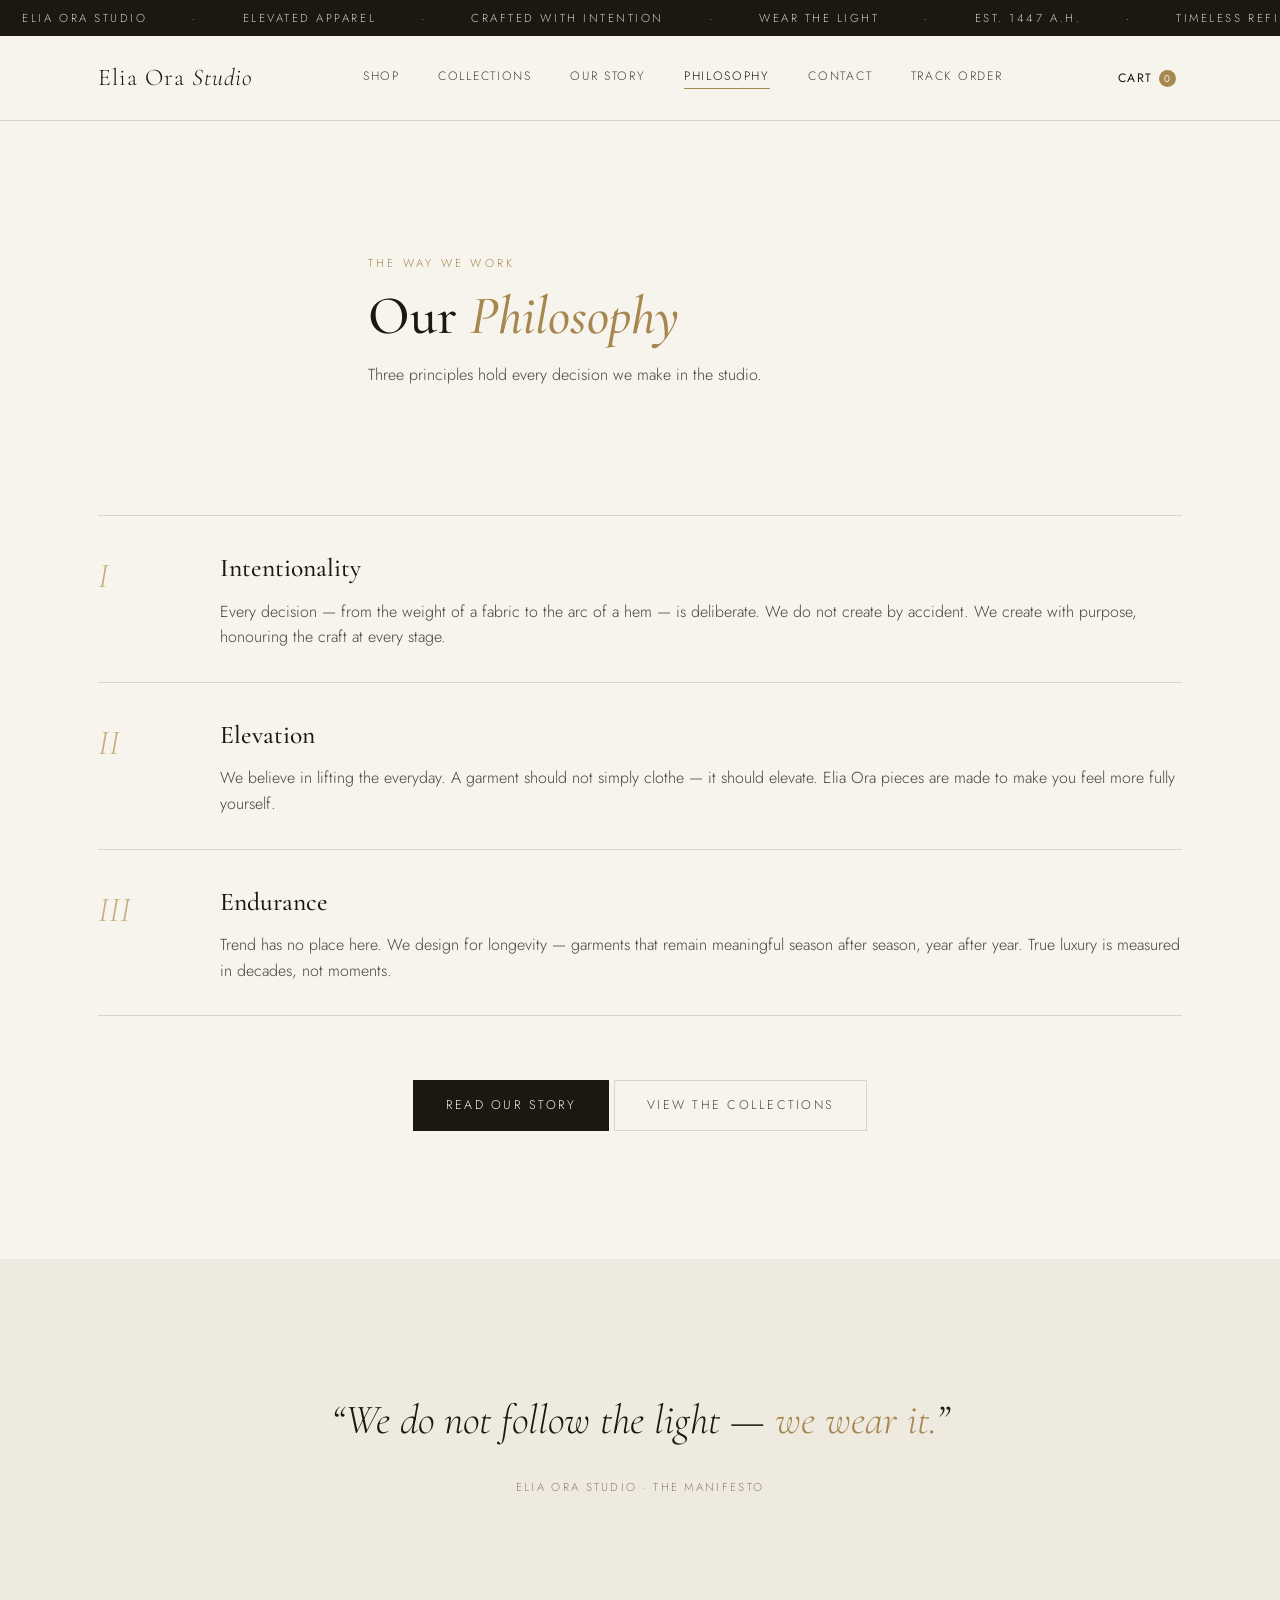
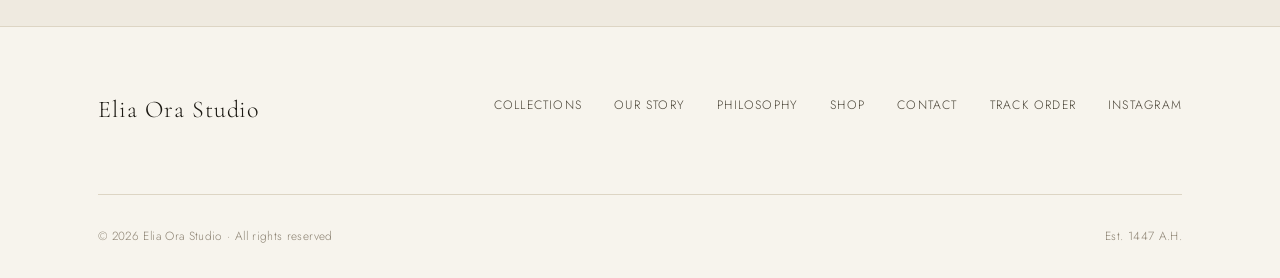
<file: philosophy.html>
<!DOCTYPE html>
<html lang="en">
<head>
<meta charset="UTF-8">
<meta name="viewport" content="width=device-width, initial-scale=1.0">
<title>Our Philosophy — Elia Ora Studio</title>
<meta name="description" content="The way we work at Elia Ora Studio — intentionality, elevation and endurance in every garment we make.">
<link rel="preconnect" href="https://fonts.googleapis.com">
<link rel="preconnect" href="https://fonts.gstatic.com" crossorigin>
<link href="https://fonts.googleapis.com/css2?family=Cormorant+Garamond:ital,wght@0,400;0,500;0,600;1,400;1,500&family=Jost:wght@300;400;500&display=swap" rel="stylesheet">
<link rel="stylesheet" href="styles.css">
</head>
<body>

<div class="marquee" aria-hidden="true">
  <div class="marquee__track">
    <span>ELIA ORA STUDIO</span><span>·</span><span>ELEVATED APPAREL</span><span>·</span><span>CRAFTED WITH INTENTION</span><span>·</span><span>WEAR THE LIGHT</span><span>·</span><span>EST. 1447 A.H.</span><span>·</span><span>TIMELESS REFINEMENT</span><span>·</span>
    <span>ELIA ORA STUDIO</span><span>·</span><span>ELEVATED APPAREL</span><span>·</span><span>CRAFTED WITH INTENTION</span><span>·</span><span>WEAR THE LIGHT</span><span>·</span><span>EST. 1447 A.H.</span><span>·</span><span>TIMELESS REFINEMENT</span><span>·</span>
  </div>
</div>

<header class="site-header">
  <div class="container">
    <a href="index.html#hero" class="logo">Elia Ora <em>Studio</em></a>
    <nav class="nav" id="site-nav">
      <a href="shop.html">Shop</a>
      <a href="index.html#collection">Collections</a>
      <a href="story.html">Our Story</a>
      <a href="philosophy.html" aria-current="page">Philosophy</a>
      <a href="index.html#contact">Contact</a>
      <a href="track.html">Track Order</a>
    </nav>
    <div class="header-actions">
      <button class="icon-btn" type="button" data-cart-open aria-haspopup="dialog">
        Cart <span class="cart-count">0</span>
      </button>
      <button class="nav-toggle" type="button" aria-expanded="false" aria-controls="site-nav" aria-label="Toggle menu">
        <span></span><span></span><span></span>
      </button>
    </div>
  </div>
</header>

<main>
  <section class="section page-head">
    <div class="container section-head reveal">
      <span class="eyebrow">The Way We Work</span>
      <h1 style="font-size:clamp(2.2rem,5vw,3.4rem);">Our <em>Philosophy</em></h1>
      <p style="margin-top:1rem; max-width:560px;">Three principles hold every decision we make in the studio.</p>
    </div>
  </section>

  <section class="section" style="padding-top:0;">
    <div class="container">
      <div class="philosophy-list">
        <div class="philosophy-item reveal">
          <span class="philosophy-num">I</span>
          <div>
            <h3>Intentionality</h3>
            <p>Every decision — from the weight of a fabric to the arc of a hem — is deliberate. We do not create by accident. We create with purpose, honouring the craft at every stage.</p>
          </div>
        </div>
        <div class="philosophy-item reveal">
          <span class="philosophy-num">II</span>
          <div>
            <h3>Elevation</h3>
            <p>We believe in lifting the everyday. A garment should not simply clothe — it should elevate. Elia Ora pieces are made to make you feel more fully yourself.</p>
          </div>
        </div>
        <div class="philosophy-item reveal">
          <span class="philosophy-num">III</span>
          <div>
            <h3>Endurance</h3>
            <p>Trend has no place here. We design for longevity — garments that remain meaningful season after season, year after year. True luxury is measured in decades, not moments.</p>
          </div>
        </div>
      </div>
      <div style="text-align:center; margin-top:var(--gap-lg);">
        <a class="btn btn-solid" href="story.html">Read Our Story</a>
        <a class="btn btn-ghost" href="index.html#collection">View the Collections</a>
      </div>
    </div>
  </section>

  <section class="manifesto section-alt">
    <div class="container">
      <blockquote class="reveal">&ldquo;We do not follow the light — <em>we wear it.</em>&rdquo;</blockquote>
      <cite>Elia Ora Studio · The Manifesto</cite>
    </div>
  </section>
</main>

<footer class="site-footer">
  <div class="container">
    <div class="footer-top">
      <a href="index.html#hero" class="logo">Elia Ora Studio</a>
      <ul class="footer-links">
        <li><a href="index.html#collection">Collections</a></li>
        <li><a href="story.html">Our Story</a></li>
        <li><a href="philosophy.html">Philosophy</a></li>
        <li><a href="shop.html">Shop</a></li>
        <li><a href="index.html#contact">Contact</a></li>
        <li><a href="track.html">Track Order</a></li>
        <li><a href="https://instagram.com/the_e.o.s" target="_blank" rel="noopener">Instagram</a></li>
      </ul>
    </div>
    <div class="footer-bottom">
      <span>&copy; 2026 Elia Ora Studio · All rights reserved</span>
      <span>Est. 1447 A.H.</span>
    </div>
  </div>
</footer>

<div class="cart-overlay" data-cart-close></div>
<aside class="cart-drawer" role="dialog" aria-label="Shopping cart">
  <div class="cart-drawer-head">
    <h3>Your Cart</h3>
    <button class="cart-close" type="button" data-cart-close aria-label="Close cart">&times;</button>
  </div>
  <div class="cart-items"></div>
  <div class="cart-drawer-foot">
    <div class="cart-subtotal"><span>Subtotal</span><span class="cart-subtotal-amount">PKR 0</span></div>
    <a class="btn btn-solid" href="shop.html" style="width:100%; justify-content:center;">Continue to Shop</a>
  </div>
</aside>

<script src="script.js"></script>
</body>
</html>
</file>
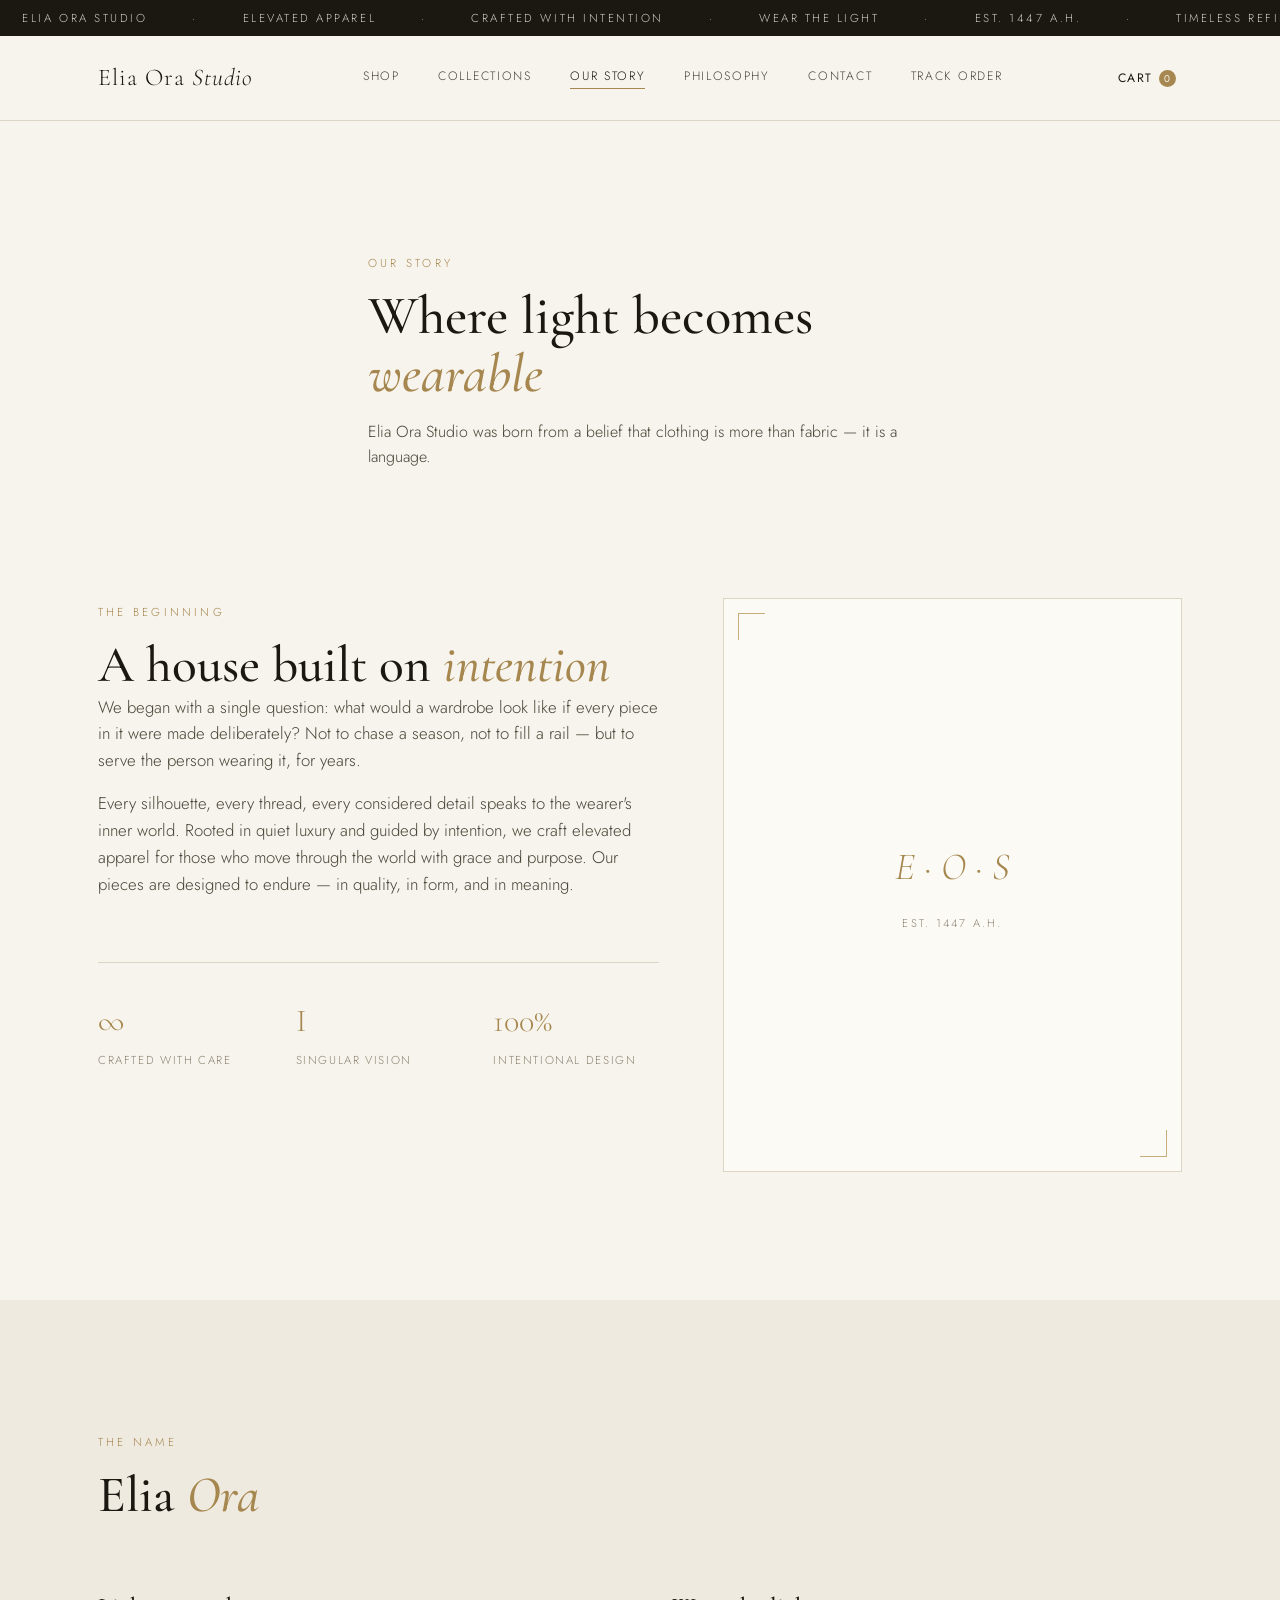
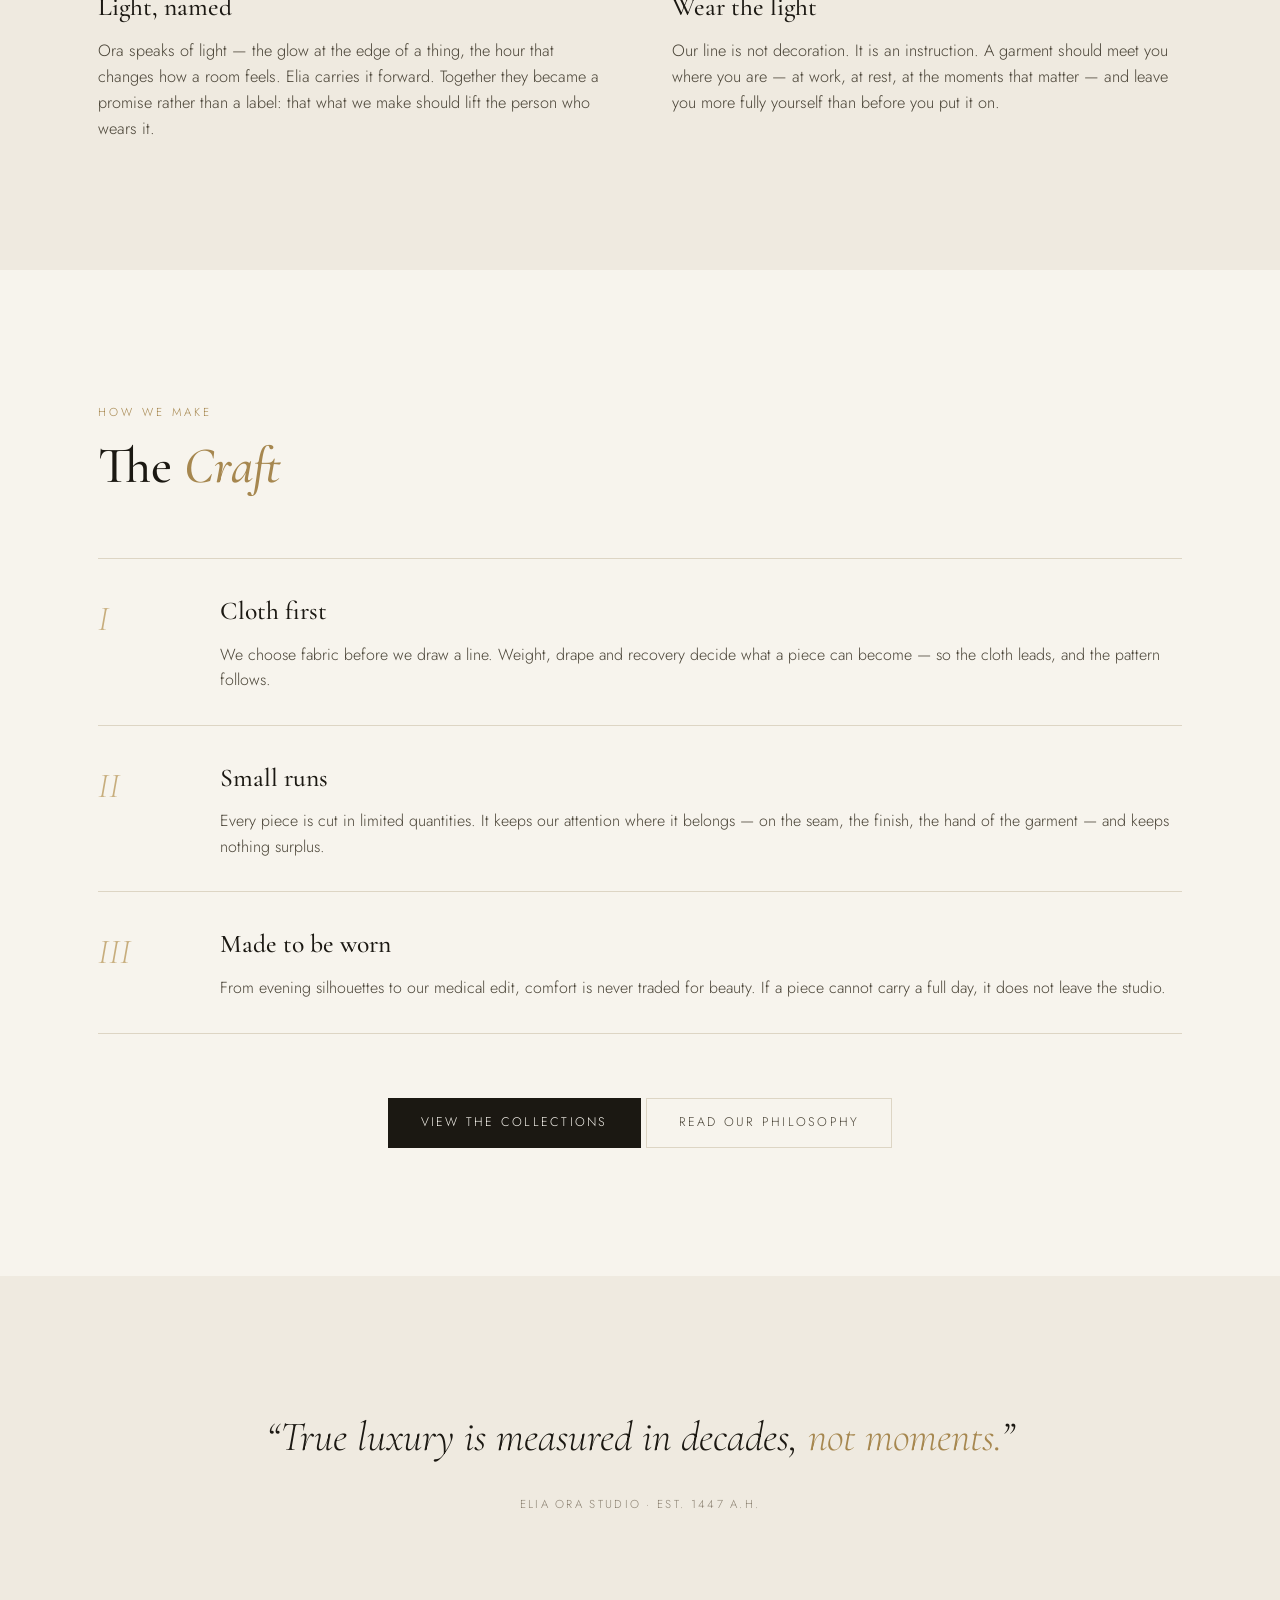
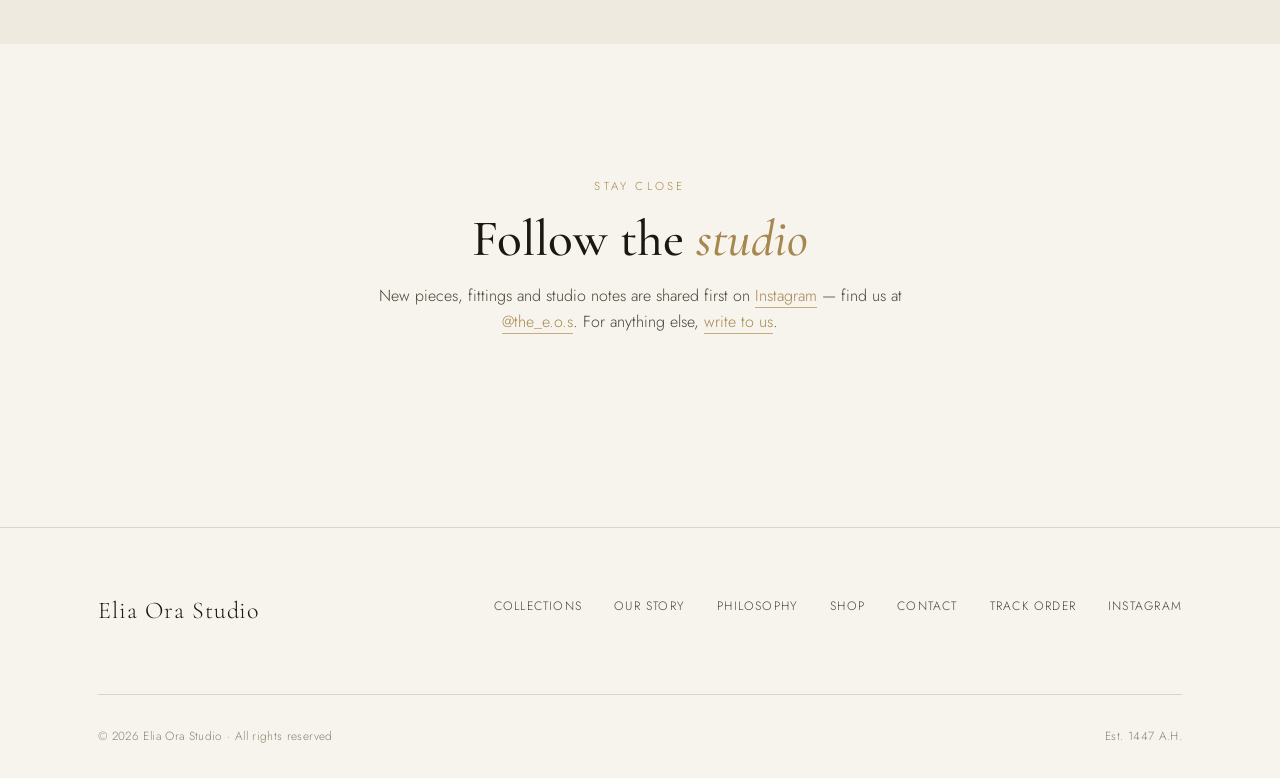
<file: story.html>
<!DOCTYPE html>
<html lang="en">
<head>
<meta charset="UTF-8">
<meta name="viewport" content="width=device-width, initial-scale=1.0">
<title>Our Story — Elia Ora Studio</title>
<meta name="description" content="The story of Elia Ora Studio — how a belief that clothing is a language became a house of elevated, enduring apparel. Est. 1447 A.H.">
<link rel="preconnect" href="https://fonts.googleapis.com">
<link rel="preconnect" href="https://fonts.gstatic.com" crossorigin>
<link href="https://fonts.googleapis.com/css2?family=Cormorant+Garamond:ital,wght@0,400;0,500;0,600;1,400;1,500&family=Jost:wght@300;400;500&display=swap" rel="stylesheet">
<link rel="stylesheet" href="styles.css">
</head>
<body>

<div class="marquee" aria-hidden="true">
  <div class="marquee__track">
    <span>ELIA ORA STUDIO</span><span>·</span><span>ELEVATED APPAREL</span><span>·</span><span>CRAFTED WITH INTENTION</span><span>·</span><span>WEAR THE LIGHT</span><span>·</span><span>EST. 1447 A.H.</span><span>·</span><span>TIMELESS REFINEMENT</span><span>·</span>
    <span>ELIA ORA STUDIO</span><span>·</span><span>ELEVATED APPAREL</span><span>·</span><span>CRAFTED WITH INTENTION</span><span>·</span><span>WEAR THE LIGHT</span><span>·</span><span>EST. 1447 A.H.</span><span>·</span><span>TIMELESS REFINEMENT</span><span>·</span>
  </div>
</div>

<header class="site-header">
  <div class="container">
    <a href="index.html#hero" class="logo">Elia Ora <em>Studio</em></a>
    <nav class="nav" id="site-nav">
      <a href="shop.html">Shop</a>
      <a href="index.html#collection">Collections</a>
      <a href="story.html" aria-current="page">Our Story</a>
      <a href="philosophy.html">Philosophy</a>
      <a href="index.html#contact">Contact</a>
      <a href="track.html">Track Order</a>
    </nav>
    <div class="header-actions">
      <button class="icon-btn" type="button" data-cart-open aria-haspopup="dialog">
        Cart <span class="cart-count">0</span>
      </button>
      <button class="nav-toggle" type="button" aria-expanded="false" aria-controls="site-nav" aria-label="Toggle menu">
        <span></span><span></span><span></span>
      </button>
    </div>
  </div>
</header>

<main>
  <section class="section page-head">
    <div class="container section-head reveal">
      <span class="eyebrow">Our Story</span>
      <h1 style="font-size:clamp(2.2rem,5vw,3.4rem);">Where light becomes <em>wearable</em></h1>
      <p style="margin-top:1rem; max-width:560px;">Elia Ora Studio was born from a belief that clothing is more than fabric — it is a language.</p>
    </div>
  </section>

  <section class="section" style="padding-top:0;">
    <div class="container story-grid">
      <div class="story-copy reveal">
        <span class="eyebrow">The Beginning</span>
        <h2>A house built on <em>intention</em></h2>
        <p>We began with a single question: what would a wardrobe look like if every piece in it were made deliberately? Not to chase a season, not to fill a rail — but to serve the person wearing it, for years.</p>
        <p>Every silhouette, every thread, every considered detail speaks to the wearer's inner world. Rooted in quiet luxury and guided by intention, we craft elevated apparel for those who move through the world with grace and purpose. Our pieces are designed to endure — in quality, in form, and in meaning.</p>
        <div class="stat-row">
          <div class="stat"><span class="stat-figure">&infin;</span><span class="stat-label">Crafted with Care</span></div>
          <div class="stat"><span class="stat-figure">I</span><span class="stat-label">Singular Vision</span></div>
          <div class="stat"><span class="stat-figure">100%</span><span class="stat-label">Intentional Design</span></div>
        </div>
      </div>
      <div class="emblem-panel reveal">
        <span class="emblem">E · O · S</span>
        <span class="emblem-sub">Est. 1447 A.H.</span>
      </div>
    </div>
  </section>

  <section class="section section-alt">
    <div class="container">
      <div class="section-head reveal">
        <span class="eyebrow">The Name</span>
        <h2>Elia <em>Ora</em></h2>
      </div>
      <div class="story-columns">
        <div class="reveal">
          <h3>Light, named</h3>
          <p>Ora speaks of light — the glow at the edge of a thing, the hour that changes how a room feels. Elia carries it forward. Together they became a promise rather than a label: that what we make should lift the person who wears it.</p>
        </div>
        <div class="reveal">
          <h3>Wear the light</h3>
          <p>Our line is not decoration. It is an instruction. A garment should meet you where you are — at work, at rest, at the moments that matter — and leave you more fully yourself than before you put it on.</p>
        </div>
      </div>
    </div>
  </section>

  <section class="section">
    <div class="container">
      <div class="section-head reveal">
        <span class="eyebrow">How We Make</span>
        <h2>The <em>Craft</em></h2>
      </div>
      <div class="philosophy-list">
        <div class="philosophy-item reveal">
          <span class="philosophy-num">I</span>
          <div>
            <h3>Cloth first</h3>
            <p>We choose fabric before we draw a line. Weight, drape and recovery decide what a piece can become — so the cloth leads, and the pattern follows.</p>
          </div>
        </div>
        <div class="philosophy-item reveal">
          <span class="philosophy-num">II</span>
          <div>
            <h3>Small runs</h3>
            <p>Every piece is cut in limited quantities. It keeps our attention where it belongs — on the seam, the finish, the hand of the garment — and keeps nothing surplus.</p>
          </div>
        </div>
        <div class="philosophy-item reveal">
          <span class="philosophy-num">III</span>
          <div>
            <h3>Made to be worn</h3>
            <p>From evening silhouettes to our medical edit, comfort is never traded for beauty. If a piece cannot carry a full day, it does not leave the studio.</p>
          </div>
        </div>
      </div>
      <div style="text-align:center; margin-top:var(--gap-lg);">
        <a class="btn btn-solid" href="index.html#collection">View the Collections</a>
        <a class="btn btn-ghost" href="philosophy.html">Read Our Philosophy</a>
      </div>
    </div>
  </section>

  <section class="manifesto section-alt">
    <div class="container">
      <blockquote class="reveal">&ldquo;True luxury is measured in decades, <em>not moments.</em>&rdquo;</blockquote>
      <cite>Elia Ora Studio · Est. 1447 A.H.</cite>
    </div>
  </section>

  <section class="section">
    <div class="container section-head center reveal">
      <span class="eyebrow">Stay Close</span>
      <h2>Follow the <em>studio</em></h2>
      <p style="margin-top:1rem;">New pieces, fittings and studio notes are shared first on <a class="text-link" href="https://instagram.com/the_e.o.s" target="_blank" rel="noopener">Instagram</a> — find us at <a class="text-link" href="https://instagram.com/the_e.o.s" target="_blank" rel="noopener">@the_e.o.s</a>. For anything else, <a class="text-link" href="index.html#contact">write to us</a>.</p>
    </div>
  </section>
</main>

<footer class="site-footer">
  <div class="container">
    <div class="footer-top">
      <a href="index.html#hero" class="logo">Elia Ora Studio</a>
      <ul class="footer-links">
        <li><a href="index.html#collection">Collections</a></li>
        <li><a href="story.html">Our Story</a></li>
        <li><a href="philosophy.html">Philosophy</a></li>
        <li><a href="shop.html">Shop</a></li>
        <li><a href="index.html#contact">Contact</a></li>
        <li><a href="track.html">Track Order</a></li>
        <li><a href="https://instagram.com/the_e.o.s" target="_blank" rel="noopener">Instagram</a></li>
      </ul>
    </div>
    <div class="footer-bottom">
      <span>&copy; 2026 Elia Ora Studio · All rights reserved</span>
      <span>Est. 1447 A.H.</span>
    </div>
  </div>
</footer>

<div class="cart-overlay" data-cart-close></div>
<aside class="cart-drawer" role="dialog" aria-label="Shopping cart">
  <div class="cart-drawer-head">
    <h3>Your Cart</h3>
    <button class="cart-close" type="button" data-cart-close aria-label="Close cart">&times;</button>
  </div>
  <div class="cart-items"></div>
  <div class="cart-drawer-foot">
    <div class="cart-subtotal"><span>Subtotal</span><span class="cart-subtotal-amount">PKR 0</span></div>
    <a class="btn btn-solid" href="shop.html" style="width:100%; justify-content:center;">Continue to Shop</a>
  </div>
</aside>

<script src="script.js"></script>
</body>
</html>
</file>
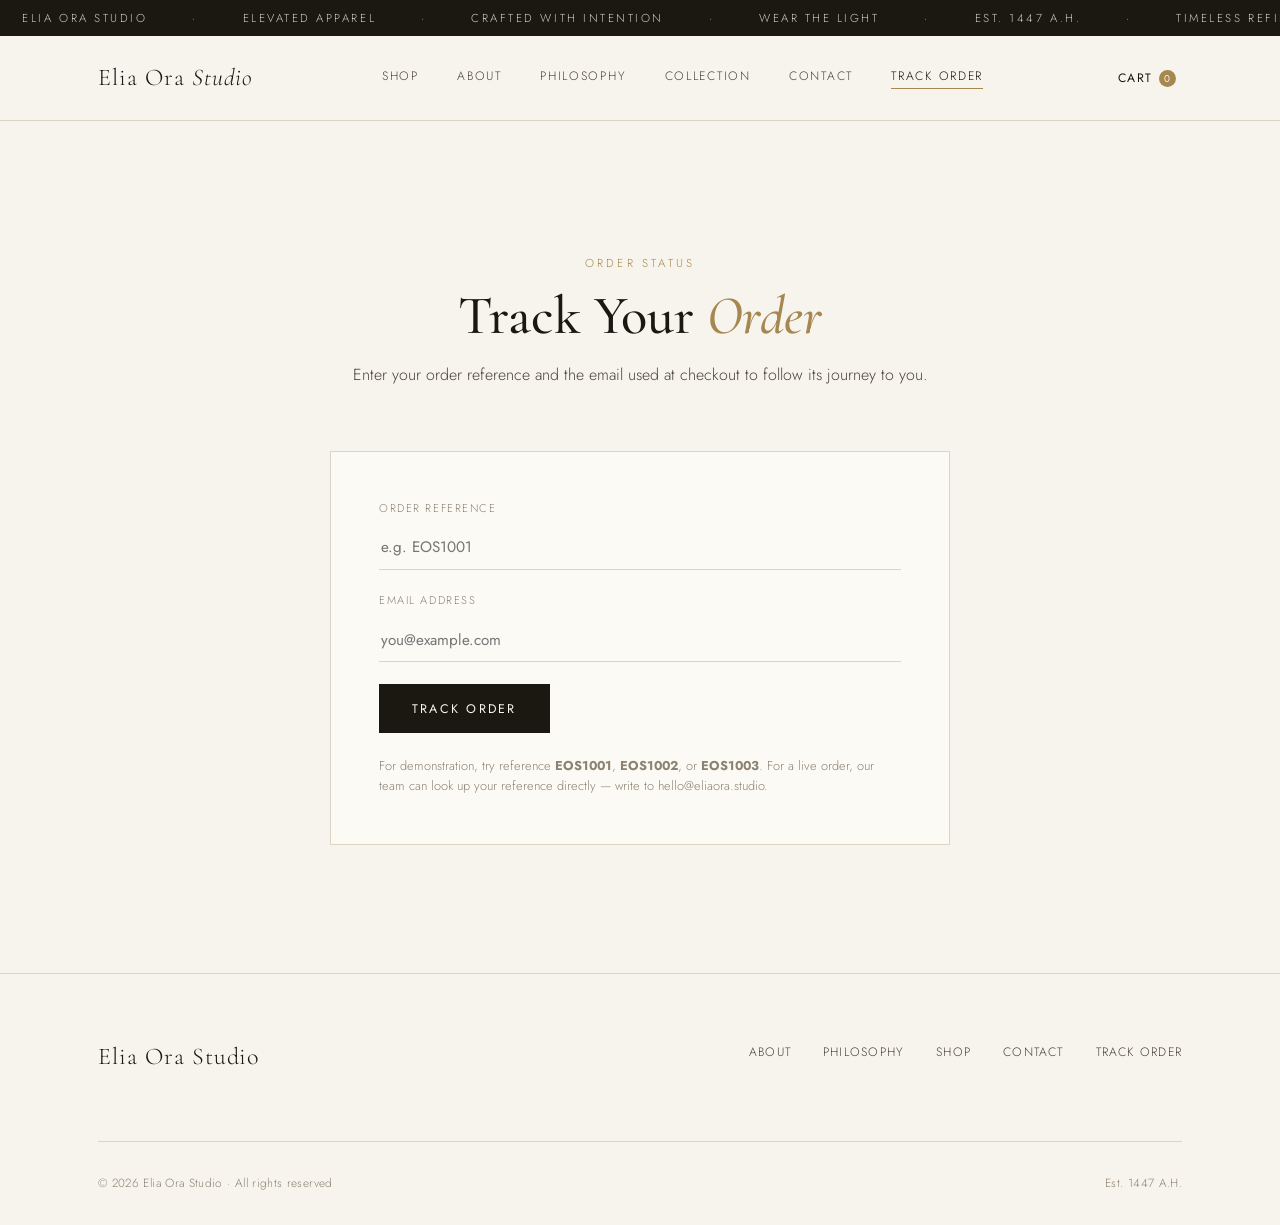
<file: track.html>
<!DOCTYPE html>
<html lang="en">
<head>
<meta charset="UTF-8">
<meta name="viewport" content="width=device-width, initial-scale=1.0">
<title>Track Order — Elia Ora Studio</title>
<meta name="description" content="Track the status of your Elia Ora Studio order.">
<link rel="preconnect" href="https://fonts.googleapis.com">
<link rel="preconnect" href="https://fonts.gstatic.com" crossorigin>
<link href="https://fonts.googleapis.com/css2?family=Cormorant+Garamond:ital,wght@0,400;0,500;0,600;1,400;1,500&family=Jost:wght@300;400;500&display=swap" rel="stylesheet">
<link rel="stylesheet" href="styles.css">
</head>
<body>

<div class="marquee" aria-hidden="true">
  <div class="marquee__track">
    <span>ELIA ORA STUDIO</span><span>·</span><span>ELEVATED APPAREL</span><span>·</span><span>CRAFTED WITH INTENTION</span><span>·</span><span>WEAR THE LIGHT</span><span>·</span><span>EST. 1447 A.H.</span><span>·</span><span>TIMELESS REFINEMENT</span><span>·</span>
    <span>ELIA ORA STUDIO</span><span>·</span><span>ELEVATED APPAREL</span><span>·</span><span>CRAFTED WITH INTENTION</span><span>·</span><span>WEAR THE LIGHT</span><span>·</span><span>EST. 1447 A.H.</span><span>·</span><span>TIMELESS REFINEMENT</span><span>·</span>
  </div>
</div>

<header class="site-header">
  <div class="container">
    <a href="index.html#hero" class="logo">Elia Ora <em>Studio</em></a>
    <nav class="nav" id="site-nav">
      <a href="shop.html">Shop</a>
      <a href="index.html#about">About</a>
      <a href="index.html#philosophy">Philosophy</a>
      <a href="index.html#collection">Collection</a>
      <a href="index.html#contact">Contact</a>
      <a href="track.html" aria-current="page">Track Order</a>
    </nav>
    <div class="header-actions">
      <button class="icon-btn" type="button" data-cart-open aria-haspopup="dialog">
        Cart <span class="cart-count">0</span>
      </button>
      <button class="nav-toggle" type="button" aria-expanded="false" aria-controls="site-nav" aria-label="Toggle menu">
        <span></span><span></span><span></span>
      </button>
    </div>
  </div>
</header>

<main>
  <section class="section">
    <div class="container">
      <div class="section-head center reveal">
        <span class="eyebrow">Order Status</span>
        <h1 style="font-size:clamp(2.2rem,5vw,3.4rem);">Track Your <em>Order</em></h1>
        <p style="margin-top:1rem;">Enter your order reference and the email used at checkout to follow its journey to you.</p>
      </div>

      <div class="track-panel reveal">
        <form class="track-form" novalidate>
          <div class="field">
            <label for="order-id">Order Reference</label>
            <input type="text" id="order-id" name="order-id" placeholder="e.g. EOS1001" required>
          </div>
          <div class="field">
            <label for="order-email">Email Address</label>
            <input type="email" id="order-email" name="order-email" placeholder="you@example.com" required>
          </div>
          <button type="submit" class="btn btn-solid">Track Order</button>
          <p class="track-error" role="alert"></p>
        </form>

        <div class="track-result">
          <div class="track-status">
            <span class="status-dot"></span>
            <span class="status-text">In Transit</span>
          </div>
          <ul class="track-steps"></ul>
        </div>

        <p class="track-hint">For demonstration, try reference <strong>EOS1001</strong>, <strong>EOS1002</strong>, or <strong>EOS1003</strong>. For a live order, our team can look up your reference directly — write to <a href="mailto:hello@eliaora.studio">hello@eliaora.studio</a>.</p>
      </div>
    </div>
  </section>
</main>

<footer class="site-footer">
  <div class="container">
    <div class="footer-top">
      <a href="index.html#hero" class="logo">Elia Ora Studio</a>
      <ul class="footer-links">
        <li><a href="index.html#about">About</a></li>
        <li><a href="index.html#philosophy">Philosophy</a></li>
        <li><a href="shop.html">Shop</a></li>
        <li><a href="index.html#contact">Contact</a></li>
        <li><a href="track.html">Track Order</a></li>
      </ul>
    </div>
    <div class="footer-bottom">
      <span>&copy; 2026 Elia Ora Studio · All rights reserved</span>
      <span>Est. 1447 A.H.</span>
    </div>
  </div>
</footer>

<div class="cart-overlay" data-cart-close></div>
<aside class="cart-drawer" role="dialog" aria-label="Shopping cart">
  <div class="cart-drawer-head">
    <h3>Your Cart</h3>
    <button class="cart-close" type="button" data-cart-close aria-label="Close cart">&times;</button>
  </div>
  <div class="cart-items"></div>
  <div class="cart-drawer-foot">
    <div class="cart-subtotal"><span>Subtotal</span><span class="cart-subtotal-amount">PKR 0</span></div>
    <a class="btn btn-solid" href="shop.html" style="width:100%; justify-content:center;">Continue to Shop</a>
  </div>
</aside>

<script src="script.js"></script>
</body>
</html>
</file>
<file: styles.css>
/* ==========================================================================
   Elia Ora Studio — Stylesheet
   Quiet luxury: ivory ground, warm ink, antique gold accent, generous air.
   ========================================================================== */

:root {
  --ivory: #F7F4ED;
  --ivory-deep: #EFEAE0;
  --ink: #1B1812;
  --ink-soft: #4A4437;
  --taupe: #8C8272;
  --line: #DDD5C4;
  --gold: #A6874F;
  --gold-soft: #C7AD7C;
  --cream-card: #FCFAF5;

  --serif: 'Cormorant Garamond', 'Times New Roman', serif;
  --sans: 'Jost', 'Helvetica Neue', Arial, sans-serif;

  --container: 1180px;
  --gap-xs: 0.5rem;
  --gap-sm: 1rem;
  --gap-md: 2rem;
  --gap-lg: 4rem;
  --gap-xl: 8rem;

  --ease: cubic-bezier(0.22, 1, 0.36, 1);
}

@media (prefers-reduced-motion: reduce) {
  *, *::before, *::after {
    animation-duration: 0.01ms !important;
    animation-iteration-count: 1 !important;
    transition-duration: 0.01ms !important;
    scroll-behavior: auto !important;
  }
}

* { box-sizing: border-box; }
html { scroll-behavior: smooth; }

body {
  margin: 0;
  background: var(--ivory);
  color: var(--ink);
  font-family: var(--sans);
  font-weight: 300;
  font-size: 16px;
  line-height: 1.6;
  -webkit-font-smoothing: antialiased;
}

img { max-width: 100%; display: block; }
a { color: inherit; text-decoration: none; }
button { font-family: inherit; cursor: pointer; }

a:focus-visible,
button:focus-visible,
input:focus-visible,
textarea:focus-visible {
  outline: 2px solid var(--gold);
  outline-offset: 3px;
}

.container {
  max-width: var(--container);
  margin: 0 auto;
  padding: 0 clamp(1.25rem, 4vw, 3rem);
}

h1, h2, h3, h4 {
  font-family: var(--serif);
  font-weight: 500;
  margin: 0;
  color: var(--ink);
}

h1 { font-size: clamp(2.6rem, 7vw, 5.2rem); line-height: 1.05; }
h2 { font-size: clamp(2rem, 4.5vw, 3.2rem); line-height: 1.1; }
h3 { font-size: clamp(1.3rem, 2vw, 1.6rem); }

em { font-style: italic; color: var(--gold); }

.eyebrow {
  font-family: var(--sans);
  font-size: 0.72rem;
  letter-spacing: 0.28em;
  text-transform: uppercase;
  color: var(--gold);
  display: inline-block;
  margin-bottom: var(--gap-sm);
}

p { color: var(--ink-soft); margin: 0 0 1rem; }
p:last-child { margin-bottom: 0; }

.btn {
  display: inline-flex;
  align-items: center;
  gap: 0.6rem;
  padding: 0.9rem 2rem;
  font-size: 0.78rem;
  letter-spacing: 0.18em;
  text-transform: uppercase;
  border: 1px solid var(--ink);
  background: transparent;
  color: var(--ink);
  transition: background 0.4s var(--ease), color 0.4s var(--ease), border-color 0.4s var(--ease);
}
.btn:hover { background: var(--ink); color: var(--ivory); }

.btn-solid {
  background: var(--ink);
  color: var(--ivory);
}
.btn-solid:hover { background: var(--gold); border-color: var(--gold); color: var(--ivory); }

.btn-ghost {
  border-color: var(--line);
  color: var(--ink-soft);
}
.btn-ghost:hover { border-color: var(--ink); background: transparent; color: var(--ink); }

/* ---------- Marquee ---------- */
.marquee {
  background: var(--ink);
  color: var(--ivory-deep);
  overflow: hidden;
  white-space: nowrap;
  padding: 0.55rem 0;
  font-size: 0.72rem;
  letter-spacing: 0.22em;
  text-transform: uppercase;
}
.marquee__track {
  display: inline-block;
  animation: marquee 34s linear infinite;
}
.marquee__track span { margin: 0 1.4rem; opacity: 0.85; }
@keyframes marquee {
  from { transform: translateX(0); }
  to { transform: translateX(-50%); }
}

/* ---------- Header ---------- */
.site-header {
  position: sticky;
  top: 0;
  z-index: 100;
  background: rgba(247, 244, 237, 0.92);
  backdrop-filter: blur(10px);
  border-bottom: 1px solid var(--line);
}
.site-header .container {
  display: flex;
  align-items: center;
  justify-content: space-between;
  height: 84px;
}
.logo {
  font-family: var(--serif);
  font-size: 1.5rem;
  letter-spacing: 0.04em;
}
.logo em { color: var(--ink); font-style: italic; }

.nav {
  display: flex;
  align-items: center;
  gap: 2.4rem;
}
.nav a {
  font-size: 0.76rem;
  letter-spacing: 0.14em;
  text-transform: uppercase;
  color: var(--ink-soft);
  position: relative;
  padding-bottom: 3px;
}
.nav a::after {
  content: '';
  position: absolute;
  left: 0; bottom: 0;
  width: 0; height: 1px;
  background: var(--gold);
  transition: width 0.35s var(--ease);
}
.nav a:hover::after,
.nav a[aria-current="page"]::after { width: 100%; }
.nav a[aria-current="page"] { color: var(--ink); }

.header-actions { display: flex; align-items: center; gap: 1.3rem; }
.icon-btn {
  background: none; border: none; color: var(--ink);
  font-size: 0.76rem; letter-spacing: 0.12em; text-transform: uppercase;
  display: flex; align-items: center; gap: 0.4rem;
  position: relative;
}
.cart-count {
  display: inline-flex; align-items: center; justify-content: center;
  min-width: 17px; height: 17px; border-radius: 50%;
  background: var(--gold); color: var(--ivory);
  font-size: 0.62rem; padding: 0 3px;
}
.nav-toggle { display: none; background: none; border: none; }
.nav-toggle span {
  display: block; width: 22px; height: 1px; background: var(--ink);
  margin: 5px 0; transition: transform 0.3s var(--ease), opacity 0.3s var(--ease);
}

@media (max-width: 860px) {
  .nav { position: fixed; inset: 84px 0 0 0; background: var(--ivory);
    flex-direction: column; justify-content: center; gap: 2rem;
    transform: translateY(-8px); opacity: 0; pointer-events: none;
    transition: opacity 0.35s var(--ease), transform 0.35s var(--ease); }
  .nav.is-open { opacity: 1; transform: translateY(0); pointer-events: auto; }
  .nav a { font-size: 1rem; }
  .nav-toggle { display: block; }
}

/* ---------- Hero ---------- */
.hero {
  position: relative;
  min-height: 92vh;
  display: flex;
  flex-direction: column;
  align-items: center;
  justify-content: center;
  text-align: center;
  padding: var(--gap-lg) 0;
  overflow: hidden;
}
.hero::before {
  content: '';
  position: absolute; inset: 0;
  background:
    radial-gradient(ellipse at 50% 0%, rgba(166,135,79,0.10), transparent 60%),
    linear-gradient(180deg, var(--ivory) 0%, var(--ivory-deep) 100%);
  z-index: -2;
}
.hero-mark {
  width: 78px; height: 78px; border: 1px solid var(--gold-soft); border-radius: 50%;
  display: flex; align-items: center; justify-content: center;
  font-family: var(--serif); font-style: italic; font-size: 1.4rem; color: var(--gold);
  margin-bottom: var(--gap-md);
}
.hero-tag {
  font-size: 0.74rem; letter-spacing: 0.24em; text-transform: uppercase;
  color: var(--taupe); margin-bottom: 1.2rem;
}
.hero h1 { margin-bottom: 1.4rem; }
.hero-sub {
  font-family: var(--serif); font-style: italic; font-size: clamp(1.1rem, 2vw, 1.5rem);
  color: var(--gold); margin-bottom: 2.6rem;
}
.hero-ctas { display: flex; gap: 1rem; flex-wrap: wrap; justify-content: center; }
.scroll-cue {
  position: absolute; bottom: 2.4rem; left: 50%; transform: translateX(-50%);
  font-size: 0.68rem; letter-spacing: 0.24em; text-transform: uppercase; color: var(--taupe);
  display: flex; flex-direction: column; align-items: center; gap: 0.6rem;
}
.scroll-cue::after {
  content: ''; width: 1px; height: 34px; background: linear-gradient(var(--taupe), transparent);
  animation: dropline 2.4s var(--ease) infinite;
}
@keyframes dropline { 0% { opacity: 0; } 40% { opacity: 1; } 100% { opacity: 0; transform: translateY(8px); } }

/* ---------- Section shell ---------- */
.section { padding: var(--gap-xl) 0; }
.section-head { max-width: 640px; margin-bottom: var(--gap-lg); }
.section-head.center { margin-left: auto; margin-right: auto; text-align: center; }
.section-alt { background: var(--ivory-deep); }

/* ---------- About / Story ---------- */
.story-grid {
  display: grid; grid-template-columns: 1.1fr 0.9fr; gap: var(--gap-lg); align-items: start;
}
.story-copy p { font-size: 1.05rem; }
.stat-row {
  display: grid; grid-template-columns: repeat(3, 1fr); gap: var(--gap-md);
  margin-top: var(--gap-lg); padding-top: var(--gap-md); border-top: 1px solid var(--line);
}
.stat { text-align: left; }
.stat-figure { font-family: var(--serif); font-size: 2rem; color: var(--gold); display: block; }
.stat-label { font-size: 0.72rem; letter-spacing: 0.14em; text-transform: uppercase; color: var(--taupe); }

.emblem-panel {
  border: 1px solid var(--line); background: var(--cream-card);
  aspect-ratio: 4/5; display: flex; flex-direction: column; align-items: center; justify-content: center;
  gap: 1rem; text-align: center; position: relative;
}
.emblem-panel .emblem { font-family: var(--serif); font-style: italic; font-size: 2.4rem; color: var(--gold); }
.emblem-panel .emblem-sub { font-size: 0.7rem; letter-spacing: 0.2em; text-transform: uppercase; color: var(--taupe); }
.emblem-panel::before, .emblem-panel::after {
  content: ''; position: absolute; width: 26px; height: 26px; border: 1px solid var(--gold-soft);
}
.emblem-panel::before { top: 14px; left: 14px; border-width: 1px 0 0 1px; }
.emblem-panel::after { bottom: 14px; right: 14px; border-width: 0 1px 1px 0; }

@media (max-width: 860px) {
  .story-grid { grid-template-columns: 1fr; }
  .stat-row { grid-template-columns: repeat(3, 1fr); gap: 1rem; }
}

.story-links { display: flex; gap: 1rem; flex-wrap: wrap; margin-top: var(--gap-md); }
.story-columns { display: grid; grid-template-columns: repeat(2, 1fr); gap: var(--gap-lg); }
.story-columns h3 { margin-bottom: 0.6rem; }
.story-columns p { font-size: 1.02rem; }
.page-head { padding-bottom: var(--gap-lg); }
.text-link { color: var(--gold); border-bottom: 1px solid var(--gold-soft); }
.text-link:hover { color: var(--ink); border-color: var(--ink); }

@media (max-width: 860px) {
  .story-columns { grid-template-columns: 1fr; gap: var(--gap-md); }
}

/* ---------- Philosophy ---------- */
.philosophy-list { display: grid; gap: 0; border-top: 1px solid var(--line); }
.philosophy-item {
  display: grid; grid-template-columns: 90px 1fr; gap: var(--gap-md);
  padding: var(--gap-md) 0; border-bottom: 1px solid var(--line);
}
.philosophy-num { font-family: var(--serif); font-style: italic; font-size: 2.2rem; color: var(--gold-soft); }
.philosophy-item h3 { margin-bottom: 0.6rem; }
@media (max-width: 640px) {
  .philosophy-item { grid-template-columns: 50px 1fr; }
  .philosophy-num { font-size: 1.6rem; }
}

/* ---------- Product grid ---------- */
.product-grid {
  display: grid; grid-template-columns: repeat(3, 1fr); gap: var(--gap-md);
}
.product-card { display: flex; flex-direction: column; }
.product-media {
  aspect-ratio: 3/4; background: var(--cream-card); border: 1px solid var(--line);
  display: flex; align-items: center; justify-content: center; position: relative;
  overflow: hidden; margin-bottom: 1.1rem;
}
.product-media .mono { font-family: var(--serif); font-style: italic; font-size: 2.6rem; color: var(--gold-soft); }
.product-tag {
  position: absolute; top: 12px; left: 12px; font-size: 0.64rem; letter-spacing: 0.16em;
  text-transform: uppercase; color: var(--ink-soft); background: var(--ivory);
  padding: 0.3rem 0.65rem; border: 1px solid var(--line);
}
.product-title { font-family: var(--serif); font-size: 1.3rem; margin-bottom: 0.2rem; }
.product-desc { font-size: 0.82rem; letter-spacing: 0.05em; color: var(--taupe); margin-bottom: 0.6rem; }
.product-foot { display: flex; align-items: center; justify-content: space-between; margin-top: auto; }
.product-price { font-family: var(--serif); font-size: 1.1rem; color: var(--gold); }
.add-btn {
  background: none; border: 1px solid var(--ink); padding: 0.5rem 1.1rem;
  font-size: 0.68rem; letter-spacing: 0.14em; text-transform: uppercase;
  transition: background 0.35s var(--ease), color 0.35s var(--ease);
}
.add-btn:hover { background: var(--ink); color: var(--ivory); }
.add-btn.added { background: var(--gold); border-color: var(--gold); color: var(--ivory); }

@media (max-width: 900px) { .product-grid { grid-template-columns: repeat(2, 1fr); } }
@media (max-width: 560px) { .product-grid { grid-template-columns: 1fr; max-width: 380px; margin: 0 auto; } }

/* ---------- Featured piece + image carousel ---------- */
.featured-piece {
  display: grid; grid-template-columns: 0.95fr 1.05fr; gap: clamp(1.5rem, 4vw, var(--gap-lg));
  align-items: center; margin-bottom: var(--gap-xl);
  border: 1px solid var(--line); background: var(--cream-card);
  padding: clamp(1.1rem, 3vw, 2.4rem);
}
.featured-title { font-size: clamp(1.6rem, 3vw, 2.2rem); margin-bottom: 0.9rem; }
.featured-specs {
  list-style: none; margin: 1.2rem 0 0; padding: 0; display: grid; gap: 0.5rem;
  border-top: 1px solid var(--line); padding-top: 1.2rem;
}
.featured-specs li { font-size: 0.84rem; letter-spacing: 0.04em; color: var(--taupe); }
.featured-specs li::before { content: '—'; color: var(--gold-soft); margin-right: 0.6rem; }
.featured-foot {
  display: flex; align-items: center; justify-content: space-between; flex-wrap: wrap; gap: 1rem;
  margin-top: var(--gap-md); padding-top: var(--gap-sm); border-top: 1px solid var(--line);
}
.featured-price { font-family: var(--serif); font-size: 1.6rem; color: var(--gold); }
.featured-hint { font-size: 0.74rem; letter-spacing: 0.1em; text-transform: uppercase; color: var(--taupe); margin-top: 0.9rem; }

.carousel { position: relative; }
.carousel-viewport {
  position: relative; overflow: hidden; border: 1px solid var(--line); background: var(--ivory-deep);
  touch-action: pan-y; cursor: pointer;
}
.carousel-track { display: flex; transition: transform 0.6s var(--ease); }
.carousel-slide {
  flex: 0 0 100%; margin: 0; position: relative; aspect-ratio: 3/4;
  display: flex; align-items: center; justify-content: center; background: var(--cream-card);
}
.carousel-slide img { width: 100%; height: 100%; object-fit: cover; user-select: none; }
.carousel-slide.is-missing img { display: none; }
.carousel-slide.is-missing::after {
  content: 'E·O'; font-family: var(--serif); font-style: italic; font-size: 2.6rem; color: var(--gold-soft);
}
.carousel-arrow {
  position: absolute; top: 50%; transform: translateY(-50%);
  width: 40px; height: 40px; border: 1px solid var(--line);
  background: rgba(247, 244, 237, 0.9); color: var(--ink);
  font-size: 1.3rem; line-height: 1; display: flex; align-items: center; justify-content: center;
  transition: background 0.35s var(--ease), color 0.35s var(--ease), border-color 0.35s var(--ease);
}
.carousel-arrow:hover { background: var(--ink); color: var(--ivory); border-color: var(--ink); }
.carousel-prev { left: 12px; }
.carousel-next { right: 12px; }
.carousel-dots { display: flex; gap: 0.55rem; justify-content: center; margin-top: 0.9rem; }
.carousel-dot {
  width: 9px; height: 9px; padding: 0; border-radius: 50%;
  border: 1px solid var(--gold-soft); background: transparent;
  transition: background 0.3s var(--ease);
}
.carousel-dot[aria-current="true"] { background: var(--gold); border-color: var(--gold); }

.product-carousel { margin-bottom: 1.1rem; }
.product-carousel .carousel-arrow { width: 32px; height: 32px; font-size: 1.1rem; }
.product-carousel .carousel-prev { left: 8px; }
.product-carousel .carousel-next { right: 8px; }

@media (max-width: 860px) {
  .featured-piece { grid-template-columns: 1fr; }
}

.collection-toolbar {
  display: flex; align-items: center; justify-content: space-between; flex-wrap: wrap; gap: 1rem;
  margin-bottom: var(--gap-md); padding-bottom: var(--gap-sm); border-bottom: 1px solid var(--line);
}
.filter-row { display: flex; gap: 0.6rem; flex-wrap: wrap; }
.filter-btn {
  background: none; border: 1px solid var(--line); padding: 0.5rem 1.1rem;
  font-size: 0.7rem; letter-spacing: 0.12em; text-transform: uppercase; color: var(--ink-soft);
}
.filter-btn[aria-pressed="true"] { border-color: var(--ink); color: var(--ink); background: var(--cream-card); }
.result-count { font-size: 0.76rem; color: var(--taupe); letter-spacing: 0.04em; }

/* ---------- Manifesto quote ---------- */
.manifesto { text-align: center; padding: var(--gap-xl) 0; }
.manifesto blockquote {
  font-family: var(--serif); font-style: italic; font-size: clamp(1.6rem, 4vw, 2.6rem);
  color: var(--ink); max-width: 760px; margin: 0 auto 1.2rem;
}
.manifesto cite { font-size: 0.72rem; letter-spacing: 0.2em; text-transform: uppercase; color: var(--taupe); font-style: normal; }

/* ---------- Contact ---------- */
.contact-grid { display: grid; grid-template-columns: 0.9fr 1.1fr; gap: var(--gap-lg); }
.contact-info dl { display: grid; gap: var(--gap-md); margin: var(--gap-md) 0 0; }
.contact-info dt { font-size: 0.7rem; letter-spacing: 0.16em; text-transform: uppercase; color: var(--taupe); margin-bottom: 0.3rem; }
.contact-info dd { margin: 0; font-family: var(--serif); font-size: 1.15rem; }
.contact-info a:hover { color: var(--gold); }

.field { margin-bottom: 1.4rem; }
.field label {
  display: block; font-size: 0.7rem; letter-spacing: 0.14em; text-transform: uppercase;
  color: var(--taupe); margin-bottom: 0.5rem;
}
.field input, .field textarea, .field select {
  width: 100%; background: transparent; border: none; border-bottom: 1px solid var(--line);
  padding: 0.65rem 0.1rem; font-family: var(--sans); font-size: 0.95rem; color: var(--ink);
  transition: border-color 0.3s var(--ease);
}
.field input:focus, .field textarea:focus, .field select:focus { border-color: var(--gold); }
.field textarea { resize: vertical; min-height: 110px; }
.form-row { display: grid; grid-template-columns: 1fr 1fr; gap: 1.4rem; }
.form-note { font-size: 0.78rem; color: var(--taupe); margin-top: 0.8rem; }
.form-success {
  display: none; border: 1px solid var(--gold-soft); background: var(--cream-card);
  padding: 1.2rem 1.4rem; font-size: 0.86rem; color: var(--ink-soft); margin-top: 1rem;
}
.form-success.is-visible { display: block; }

@media (max-width: 860px) {
  .contact-grid { grid-template-columns: 1fr; }
  .form-row { grid-template-columns: 1fr; }
}

/* ---------- Track order ---------- */
.track-panel {
  max-width: 620px; margin: 0 auto; border: 1px solid var(--line); background: var(--cream-card);
  padding: clamp(1.6rem, 4vw, 3rem);
}
.track-result { margin-top: var(--gap-md); border-top: 1px solid var(--line); padding-top: var(--gap-md); display: none; }
.track-result.is-visible { display: block; }
.track-status { display: flex; align-items: center; gap: 0.7rem; margin-bottom: var(--gap-md); }
.status-dot { width: 9px; height: 9px; border-radius: 50%; background: var(--gold); }
.status-text { font-family: var(--serif); font-size: 1.2rem; }
.track-steps { list-style: none; margin: 0; padding: 0; display: grid; gap: 0; }
.track-steps li {
  display: grid; grid-template-columns: 24px 1fr; gap: 0.9rem;
  padding: 0.9rem 0; border-bottom: 1px solid var(--line); font-size: 0.86rem;
}
.track-steps li:last-child { border-bottom: none; }
.step-dot {
  width: 10px; height: 10px; border-radius: 50%; border: 1px solid var(--gold-soft); margin-top: 0.3rem;
  background: var(--ivory);
}
.track-steps li.done .step-dot { background: var(--gold); border-color: var(--gold); }
.track-steps li.done .step-label { color: var(--ink); }
.step-label { color: var(--taupe); display: block; }
.step-meta { font-size: 0.72rem; color: var(--taupe); letter-spacing: 0.04em; }
.track-error {
  display: none; font-size: 0.82rem; color: #9C4A3B; margin-top: 0.8rem;
}
.track-error.is-visible { display: block; }
.track-hint { font-size: 0.8rem; color: var(--taupe); margin-top: 1.4rem; }

/* ---------- Footer ---------- */
.site-footer { border-top: 1px solid var(--line); padding: var(--gap-lg) 0 var(--gap-md); }
.footer-top {
  display: flex; justify-content: space-between; align-items: flex-start; flex-wrap: wrap; gap: var(--gap-md);
  margin-bottom: var(--gap-lg);
}
.footer-links { display: flex; gap: 2rem; flex-wrap: wrap; list-style: none; margin: 0; padding: 0; }
.footer-links a { font-size: 0.76rem; letter-spacing: 0.1em; text-transform: uppercase; color: var(--ink-soft); }
.footer-links a:hover { color: var(--gold); }
.footer-bottom {
  display: flex; justify-content: space-between; flex-wrap: wrap; gap: 0.6rem;
  padding-top: var(--gap-md); border-top: 1px solid var(--line);
  font-size: 0.74rem; color: var(--taupe); letter-spacing: 0.03em;
}

/* ---------- Cart drawer ---------- */
.cart-overlay {
  position: fixed; inset: 0; background: rgba(27,24,18,0.4); opacity: 0; pointer-events: none;
  transition: opacity 0.35s var(--ease); z-index: 200;
}
.cart-overlay.is-open { opacity: 1; pointer-events: auto; }
.cart-drawer {
  position: fixed; top: 0; right: 0; bottom: 0; width: min(400px, 92vw); background: var(--ivory);
  transform: translateX(100%); transition: transform 0.45s var(--ease); z-index: 201;
  display: flex; flex-direction: column; border-left: 1px solid var(--line);
}
.cart-drawer.is-open { transform: translateX(0); }
.cart-drawer-head {
  display: flex; align-items: center; justify-content: space-between; padding: 1.4rem 1.6rem;
  border-bottom: 1px solid var(--line);
}
.cart-drawer-head h3 { font-size: 1.2rem; }
.cart-close { background: none; border: none; font-size: 1.3rem; color: var(--ink); line-height: 1; }
.cart-items { flex: 1; overflow-y: auto; padding: 1rem 1.6rem; display: grid; gap: 1.2rem; align-content: start; }
.cart-empty { color: var(--taupe); font-size: 0.88rem; padding: 2rem 0; text-align: center; }
.cart-line { display: grid; grid-template-columns: 56px 1fr auto; gap: 0.9rem; align-items: center; }
.cart-line-thumb {
  width: 56px; height: 64px; background: var(--cream-card); border: 1px solid var(--line);
  display: flex; align-items: center; justify-content: center; font-family: var(--serif); font-style: italic; color: var(--gold-soft);
}
.cart-line-name { font-family: var(--serif); font-size: 1rem; }
.cart-line-price { font-size: 0.78rem; color: var(--taupe); }
.cart-line-remove { background: none; border: none; font-size: 0.7rem; letter-spacing: 0.08em; text-transform: uppercase; color: var(--taupe); text-decoration: underline; }
.cart-drawer-foot { padding: 1.4rem 1.6rem; border-top: 1px solid var(--line); }
.cart-subtotal { display: flex; justify-content: space-between; font-family: var(--serif); font-size: 1.15rem; margin-bottom: 1rem; }

.reveal { opacity: 0; transform: translateY(24px); transition: opacity 0.8s var(--ease), transform 0.8s var(--ease); }
.reveal.is-visible { opacity: 1; transform: translateY(0); }
</file>
